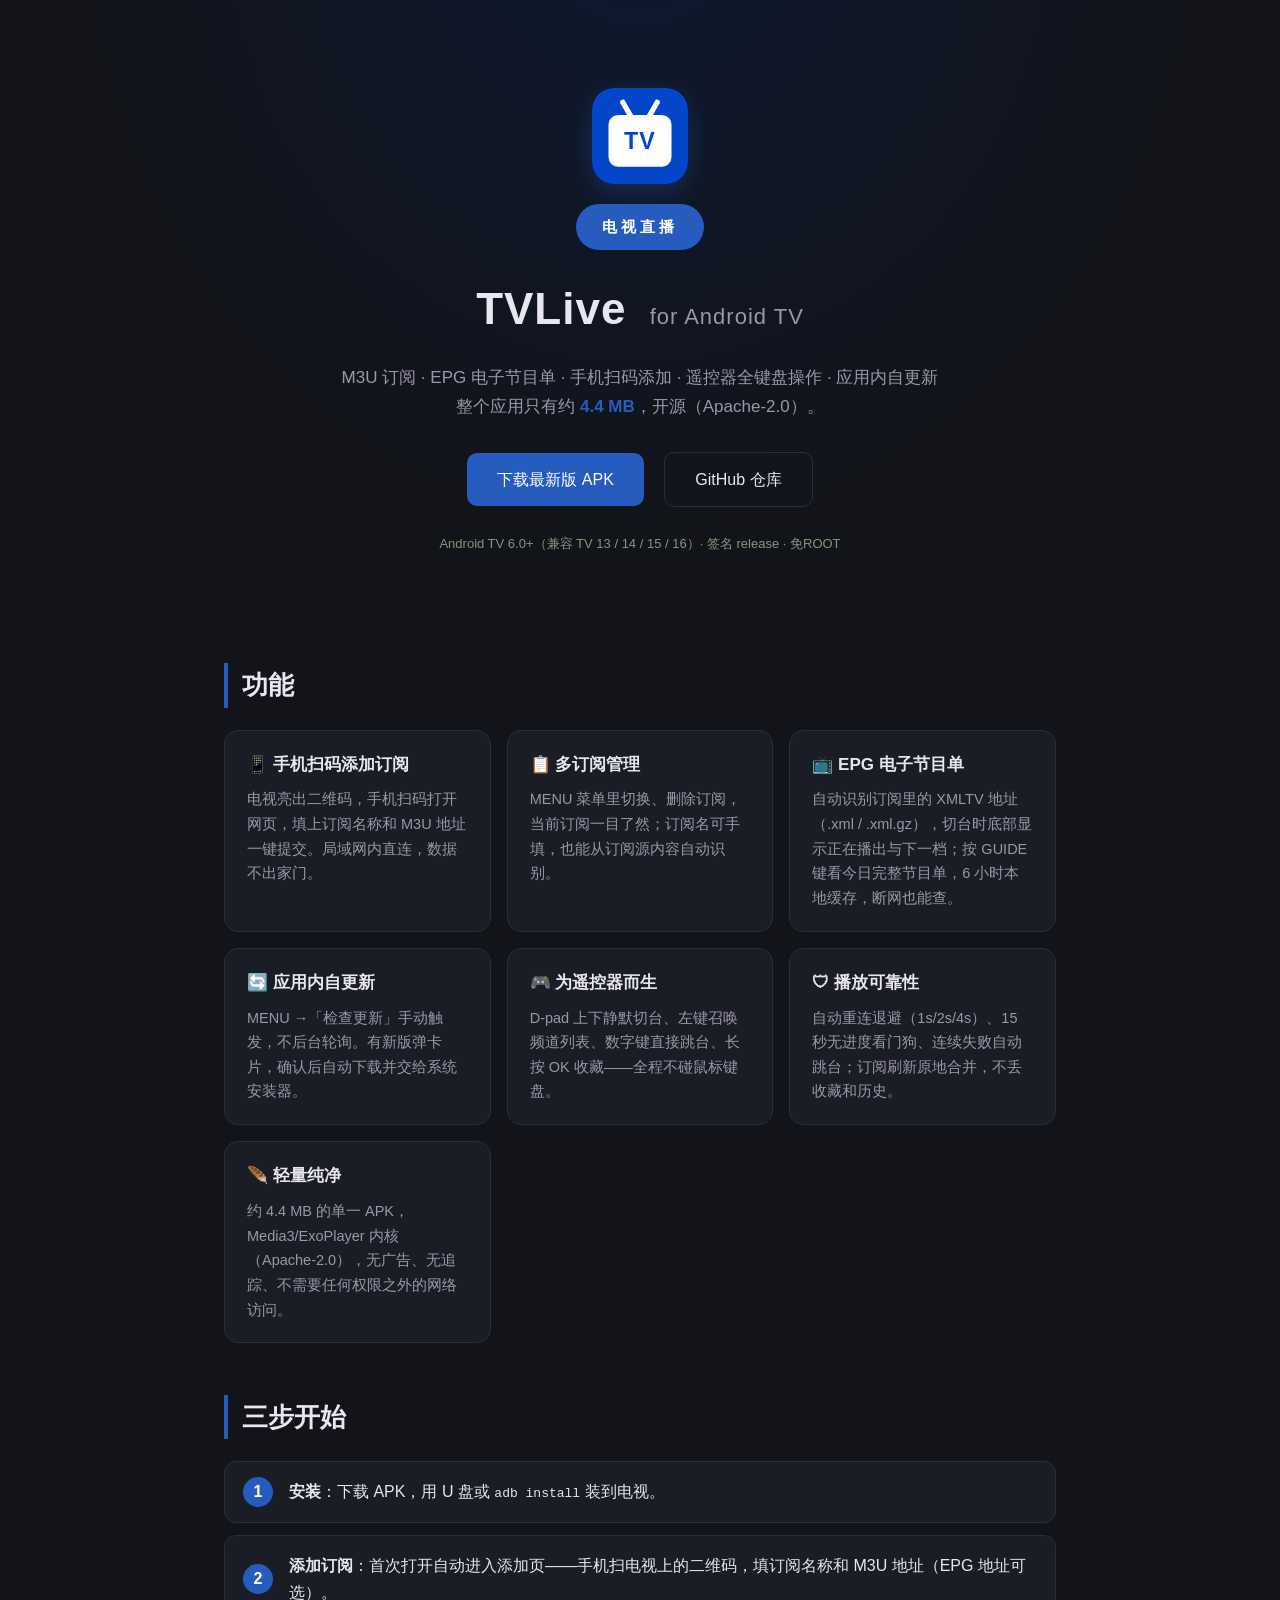
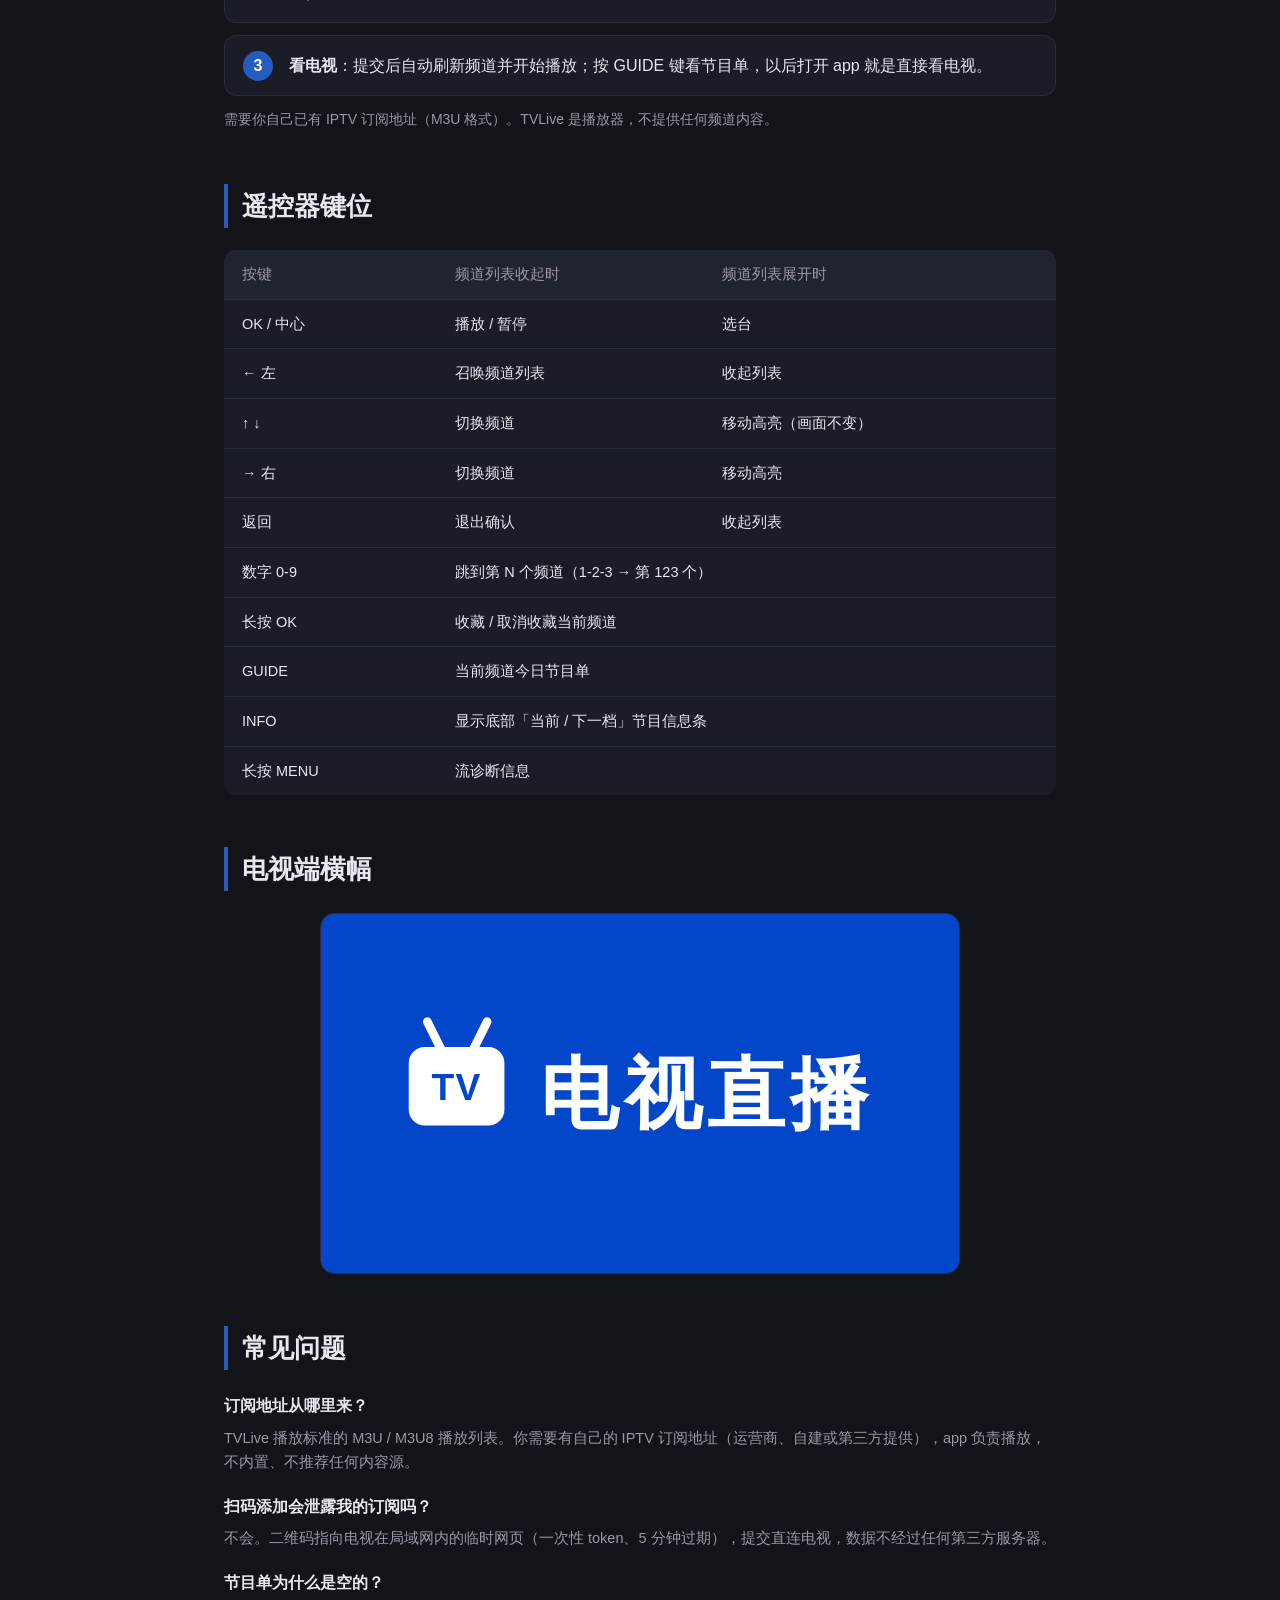
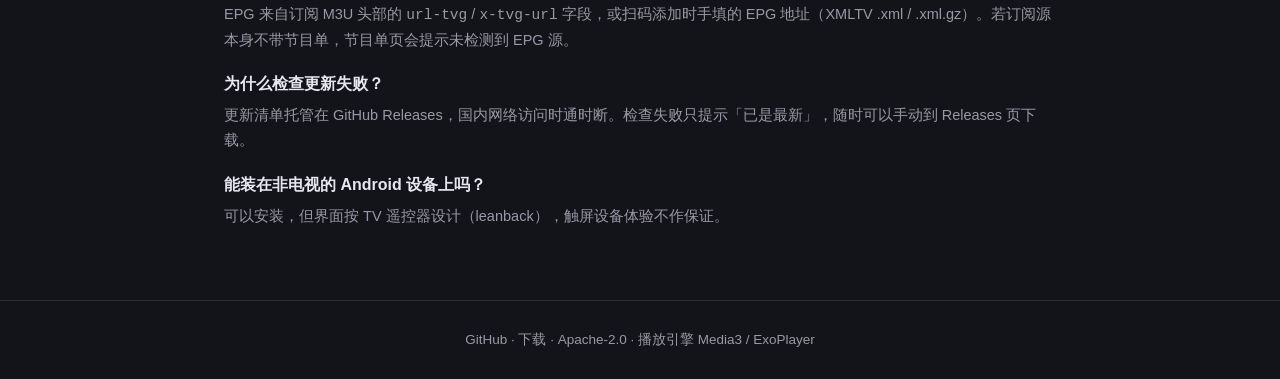
<file: docs/index.html>
<!DOCTYPE html>
<html lang="zh-CN">
<head>
<meta charset="utf-8">
<meta name="viewport" content="width=device-width, initial-scale=1">
<title>电视直播 TVLive — Android TV IPTV 播放器</title>
<meta name="description" content="Android TV 上的 IPTV 播放器：M3U 订阅、EPG 电子节目单、手机扫码添加、遥控器全键盘操作、应用内自更新。约 4.4 MB，Apache 2.0 开源。">
<link rel="stylesheet" href="style.css?v=210">
</head>
<body>

<header class="hero">
  <div class="wrap">
    <img class="logo-img" src="images/logo.svg" alt="TVLive 图标">
    <div class="logo">电视直播</div>
    <h1>TVLive <span class="en">for Android TV</span></h1>
    <p class="tagline">M3U 订阅 · EPG 电子节目单 · 手机扫码添加 · 遥控器全键盘操作 · 应用内自更新<br>
    整个应用只有约 <strong>4.4 MB</strong>，开源（Apache-2.0）。</p>
    <p class="cta">
      <a class="btn primary" href="https://github.com/zdx8/TVLive/releases/latest">下载最新版 APK</a>
      <a class="btn ghost" href="https://github.com/zdx8/TVLive">GitHub 仓库</a>
    </p>
    <p class="meta">Android TV 6.0+（兼容 TV 13 / 14 / 15 / 16）· 签名 release · 免ROOT</p>
  </div>
</header>

<main class="wrap">

  <section>
    <h2>功能</h2>
    <div class="grid">
      <div class="card"><h3>📱 手机扫码添加订阅</h3>
        <p>电视亮出二维码，手机扫码打开网页，填上订阅名称和 M3U 地址一键提交。局域网内直连，数据不出家门。</p></div>
      <div class="card"><h3>📋 多订阅管理</h3>
        <p>MENU 菜单里切换、删除订阅，当前订阅一目了然；订阅名可手填，也能从订阅源内容自动识别。</p></div>
      <div class="card"><h3>📺 EPG 电子节目单</h3>
        <p>自动识别订阅里的 XMLTV 地址（.xml / .xml.gz），切台时底部显示正在播出与下一档；按 GUIDE 键看今日完整节目单，6 小时本地缓存，断网也能查。</p></div>
      <div class="card"><h3>🔄 应用内自更新</h3>
        <p>MENU →「检查更新」手动触发，不后台轮询。有新版弹卡片，确认后自动下载并交给系统安装器。</p></div>
      <div class="card"><h3>🎮 为遥控器而生</h3>
        <p>D-pad 上下静默切台、左键召唤频道列表、数字键直接跳台、长按 OK 收藏——全程不碰鼠标键盘。</p></div>
      <div class="card"><h3>🛡 播放可靠性</h3>
        <p>自动重连退避（1s/2s/4s）、15 秒无进度看门狗、连续失败自动跳台；订阅刷新原地合并，不丢收藏和历史。</p></div>
      <div class="card"><h3>🪶 轻量纯净</h3>
        <p>约 4.4 MB 的单一 APK，Media3/ExoPlayer 内核（Apache-2.0），无广告、无追踪、不需要任何权限之外的网络访问。</p></div>
    </div>
  </section>

  <section>
    <h2>三步开始</h2>
    <ol class="steps">
      <li><strong>安装</strong>：下载 APK，用 U 盘或 <code>adb install</code> 装到电视。</li>
      <li><strong>添加订阅</strong>：首次打开自动进入添加页——手机扫电视上的二维码，填订阅名称和 M3U 地址（EPG 地址可选）。</li>
      <li><strong>看电视</strong>：提交后自动刷新频道并开始播放；按 GUIDE 键看节目单，以后打开 app 就是直接看电视。</li>
    </ol>
    <p class="note">需要你自己已有 IPTV 订阅地址（M3U 格式）。TVLive 是播放器，不提供任何频道内容。</p>
  </section>

  <section>
    <h2>遥控器键位</h2>
    <table>
      <tr><th>按键</th><th>频道列表收起时</th><th>频道列表展开时</th></tr>
      <tr><td>OK / 中心</td><td>播放 / 暂停</td><td>选台</td></tr>
      <tr><td>← 左</td><td>召唤频道列表</td><td>收起列表</td></tr>
      <tr><td>↑ ↓</td><td>切换频道</td><td>移动高亮（画面不变）</td></tr>
      <tr><td>→ 右</td><td>切换频道</td><td>移动高亮</td></tr>
      <tr><td>返回</td><td>退出确认</td><td>收起列表</td></tr>
      <tr><td>数字 0-9</td><td colspan="2">跳到第 N 个频道（1-2-3 → 第 123 个）</td></tr>
      <tr><td>长按 OK</td><td colspan="2">收藏 / 取消收藏当前频道</td></tr>
      <tr><td>GUIDE</td><td colspan="2">当前频道今日节目单</td></tr>
      <tr><td>INFO</td><td colspan="2">显示底部「当前 / 下一档」节目信息条</td></tr>
      <tr><td>长按 MENU</td><td colspan="2">流诊断信息</td></tr>
    </table>
  </section>

  <section>
    <h2>电视端横幅</h2>
    <img class="banner-img" src="images/banner.svg" alt="TVLive 电视端横幅">
  </section>

  <section>
    <h2>常见问题</h2>
    <div class="faq">
      <h3>订阅地址从哪里来？</h3>
      <p>TVLive 播放标准的 M3U / M3U8 播放列表。你需要有自己的 IPTV 订阅地址（运营商、自建或第三方提供），app 负责播放，不内置、不推荐任何内容源。</p>
      <h3>扫码添加会泄露我的订阅吗？</h3>
      <p>不会。二维码指向电视在局域网内的临时网页（一次性 token、5 分钟过期），提交直连电视，数据不经过任何第三方服务器。</p>
      <h3>节目单为什么是空的？</h3>
      <p>EPG 来自订阅 M3U 头部的 <code>url-tvg</code> / <code>x-tvg-url</code> 字段，或扫码添加时手填的 EPG 地址（XMLTV .xml / .xml.gz）。若订阅源本身不带节目单，节目单页会提示未检测到 EPG 源。</p>
      <h3>为什么检查更新失败？</h3>
      <p>更新清单托管在 GitHub Releases，国内网络访问时通时断。检查失败只提示「已是最新」，随时可以手动到 Releases 页下载。</p>
      <h3>能装在非电视的 Android 设备上吗？</h3>
      <p>可以安装，但界面按 TV 遥控器设计（leanback），触屏设备体验不作保证。</p>
    </div>
  </section>

</main>

<footer>
  <div class="wrap">
    <a href="https://github.com/zdx8/TVLive">GitHub</a> ·
    <a href="https://github.com/zdx8/TVLive/releases/latest">下载</a> ·
    <a href="https://github.com/zdx8/TVLive/blob/main/LICENSE">Apache-2.0</a> ·
    播放引擎 <a href="https://github.com/androidx/media">Media3 / ExoPlayer</a>
  </div>
</footer>

</body>
</html>
</file>
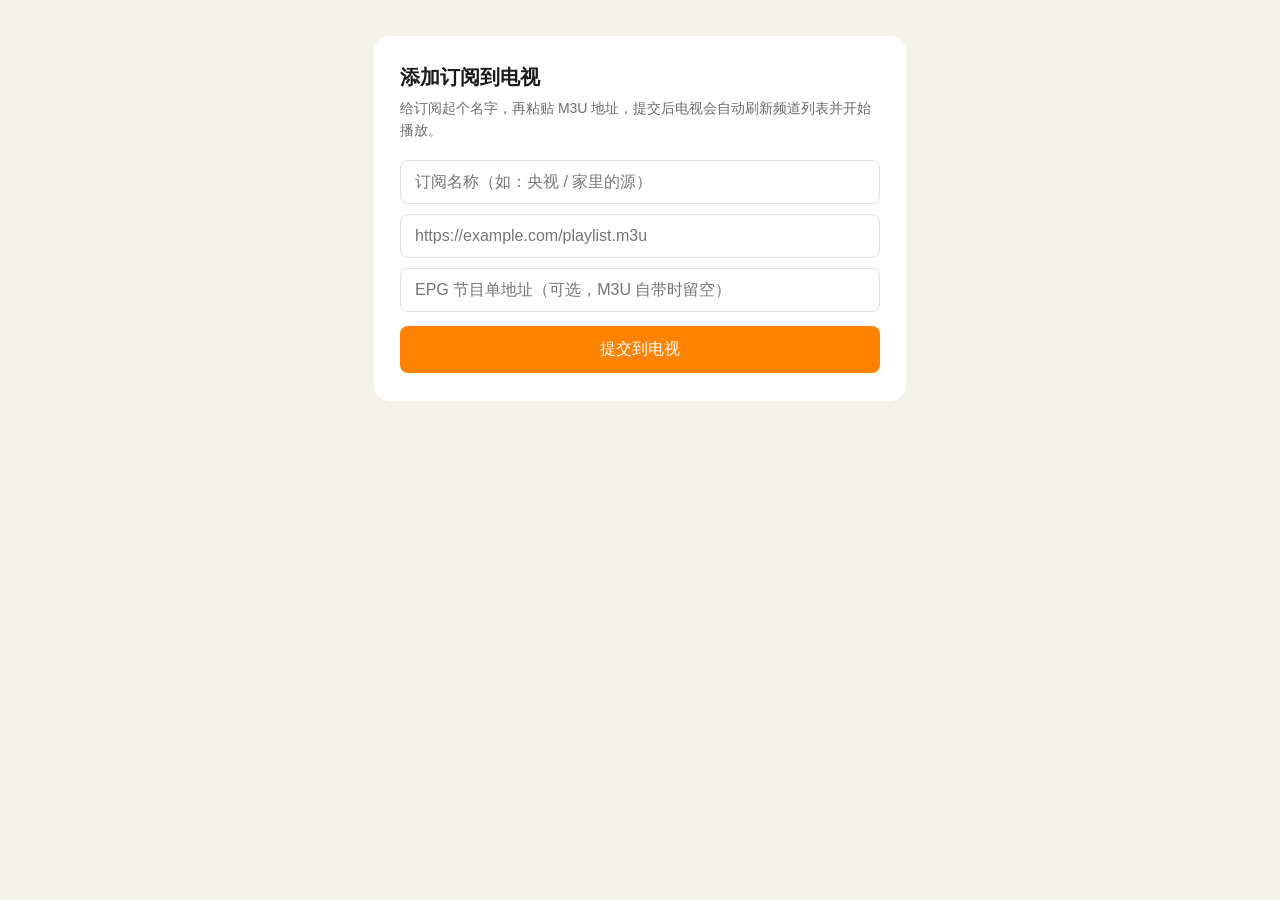
<file: app/src/main/assets/pairing.html>
<!doctype html>
<html lang="zh">
<head>
<meta charset="utf-8">
<meta name="viewport" content="width=device-width, initial-scale=1, maximum-scale=1">
<title>电视直播 · 添加订阅</title>
<style>
body{font-family:-apple-system,"PingFang SC",sans-serif;background:#f5f2ec;margin:0;padding:36px 20px}
.card{max-width:480px;margin:0 auto;background:#fff;border-radius:16px;padding:28px 26px}
h1{font-size:20px;font-weight:600;margin:0 0 6px;color:#1a1a1a}
p{color:#6b6b6b;font-size:14px;line-height:1.6;margin:0 0 18px}
input{width:100%;box-sizing:border-box;padding:12px 14px;border:1px solid #ddd;border-radius:8px;font-size:16px;outline:none}
#name{margin-bottom:10px}
input:focus{border-color:#FF8200}
button{width:100%;margin-top:14px;padding:13px;border:0;border-radius:8px;background:#FF8200;color:#fff;font-size:16px;font-weight:500}
button:disabled{opacity:.5}
.msg{margin-top:12px;font-size:14px;display:none;line-height:1.5}
.ok{color:#2a7a2a}.err{color:#c03535}
</style>
</head>
<body>
<div class="card">
  <h1>添加订阅到电视</h1>
  <p>给订阅起个名字，再粘贴 M3U 地址，提交后电视会自动刷新频道列表并开始播放。</p>
  <form id="f">
    <input id="name" type="text" placeholder="订阅名称（如：央视 / 家里的源）" autocomplete="off">
    <input id="url" type="url" inputmode="url" placeholder="https://example.com/playlist.m3u" autocomplete="off" autocapitalize="off" spellcheck="false">
    <input id="epg" type="url" inputmode="url" style="margin-top:10px" placeholder="EPG 节目单地址（可选，M3U 自带时留空）" autocomplete="off" autocapitalize="off" spellcheck="false">
    <button id="go" type="submit">提交到电视</button>
    <div id="msg" class="msg"></div>
  </form>
</div>
<script>
var TOKEN = "__TOKEN__";
var f = document.getElementById('f');
var u = document.getElementById('url');
var n = document.getElementById('name');
var ep = document.getElementById('epg');
var b = document.getElementById('go');
var m = document.getElementById('msg');
function show(text, cls) { m.className = 'msg ' + cls; m.textContent = text; }
f.addEventListener('submit', function (e) {
  e.preventDefault();
  var v = u.value.trim();
  var nm = n.value.trim();
  var ev = ep.value.trim();
  if (!v) { show('请先粘贴订阅地址', 'err'); return; }
  b.disabled = true;
  fetch('/submit?t=' + encodeURIComponent(TOKEN), {
    method: 'POST',
    headers: { 'Content-Type': 'application/x-www-form-urlencoded' },
    body: 'url=' + encodeURIComponent(v) + '&name=' + encodeURIComponent(nm) + '&epg=' + encodeURIComponent(ev)
  }).then(function (r) {
    return r.text().then(function (t) { return [r.status, t]; });
  }).then(function (res) {
    if (res[0] === 200) {
      show('已发送到电视，回到电视上查看效果。', 'ok');
      u.value = ''; n.value = ''; ep.value = '';
    } else {
      show(res[1] || '提交失败', 'err');
      b.disabled = false;
    }
  }).catch(function () {
    show('网络错误，请确认手机与电视在同一网络', 'err');
    b.disabled = false;
  });
});
</script>
</body>
</html>
</file>
<file: docs/style.css>
/* 电视直播 TVLive 官网 — 暗色 TV 风，品牌蓝 #275CBF（同 tv-banner 色相，取自新 logo），零外部依赖 */
:root {
  --bg: #12141a;
  --card: #1a1d26;
  --line: #2a2e3a;
  --text: #e8e6ef;
  --muted: #9c97a6;
  --brand: #275cbf;
}
* { box-sizing: border-box; margin: 0; padding: 0; }
body {
  font-family: -apple-system, "PingFang SC", "Microsoft YaHei", sans-serif;
  background: var(--bg); color: var(--text);
  line-height: 1.7; -webkit-font-smoothing: antialiased;
}
.wrap { max-width: 880px; margin: 0 auto; padding: 0 24px; }
a { color: var(--brand); text-decoration: none; }
a:hover { text-decoration: underline; }

/* Hero */
.hero {
  text-align: center;
  padding: 88px 24px 64px;
  background: radial-gradient(ellipse at 50% -20%, #0d1830 0%, var(--bg) 62%);
}
.hero .wrap { display: flex; flex-direction: column; align-items: center; }
.logo-img {
  display: block;
  width: 96px; height: 96px; border-radius: 22px; margin-bottom: 20px;
  box-shadow: 0 8px 28px rgba(39, 92, 191, 0.32);
}
.logo {
  display: inline-block; padding: 10px 26px; border-radius: 999px;
  background: var(--brand); color: #fff; font-size: 15px; font-weight: 600;
  letter-spacing: 4px; margin-bottom: 22px;
}
h1 { font-size: 44px; font-weight: 700; letter-spacing: 1px; }
h1 .en { font-size: 22px; color: var(--muted); font-weight: 400; margin-left: 10px; }
.tagline { margin: 18px 0 30px; color: var(--muted); font-size: 17px; }
.tagline strong { color: var(--brand); }
.cta { margin-bottom: 16px; }
.btn {
  display: inline-block; padding: 13px 30px; margin: 0 8px 10px;
  border-radius: 10px; font-size: 16px; font-weight: 500;
}
.btn.primary { background: var(--brand); color: #fff; }
.btn.primary:hover { background: #4a80e0; text-decoration: none; }
.btn.ghost { border: 1px solid var(--line); color: var(--text); }
.btn.ghost:hover { border-color: var(--muted); text-decoration: none; }
.meta { color: #8a937f; font-size: 13px; }

/* Sections */
section { padding: 44px 0 8px; }
h2 { font-size: 26px; margin-bottom: 22px; padding-left: 14px; border-left: 4px solid var(--brand); }
.grid { display: grid; grid-template-columns: repeat(auto-fit, minmax(260px, 1fr)); gap: 16px; }
.card {
  background: var(--card); border: 1px solid var(--line);
  border-radius: 14px; padding: 20px 22px;
}
.card h3 { font-size: 17px; margin-bottom: 8px; }
.card p { color: var(--muted); font-size: 14.5px; }

.steps { padding-left: 0; list-style: none; counter-reset: step; }
.steps li {
  counter-increment: step; background: var(--card);
  border: 1px solid var(--line); border-radius: 12px;
  padding: 16px 20px 16px 64px; margin-bottom: 12px; position: relative;
}
.steps li::before {
  content: counter(step); position: absolute; left: 18px; top: 50%;
  transform: translateY(-50%);
  width: 30px; height: 30px; border-radius: 50%;
  background: var(--brand); color: #fff;
  display: flex; align-items: center; justify-content: center; font-weight: 600;
}
.note { color: var(--muted); font-size: 14px; margin-top: 6px; }

/* Banner 展示 */
.banner-img {
  display: block; width: 100%; max-width: 640px; margin: 0 auto;
  border-radius: 14px; border: 1px solid var(--line);
}

/* Table */
table { width: 100%; border-collapse: collapse; background: var(--card); border-radius: 12px; overflow: hidden; }
th, td { padding: 12px 18px; text-align: left; border-bottom: 1px solid var(--line); font-size: 14.5px; }
th { background: #20242f; color: var(--muted); font-weight: 500; }
tr:last-child td { border-bottom: none; }

/* FAQ */
.faq h3 { font-size: 16px; margin: 18px 0 6px; color: var(--text); }
.faq p { color: var(--muted); font-size: 14.5px; }

/* Footer */
footer {
  margin-top: 64px; padding: 28px 24px; text-align: center;
  border-top: 1px solid var(--line); color: var(--muted); font-size: 13.5px;
}
footer a { color: var(--muted); }
footer a:hover { color: var(--brand); }

@media (max-width: 560px) {
  h1 { font-size: 32px; }
  .hero { padding: 64px 20px 48px; }
}
</file>
